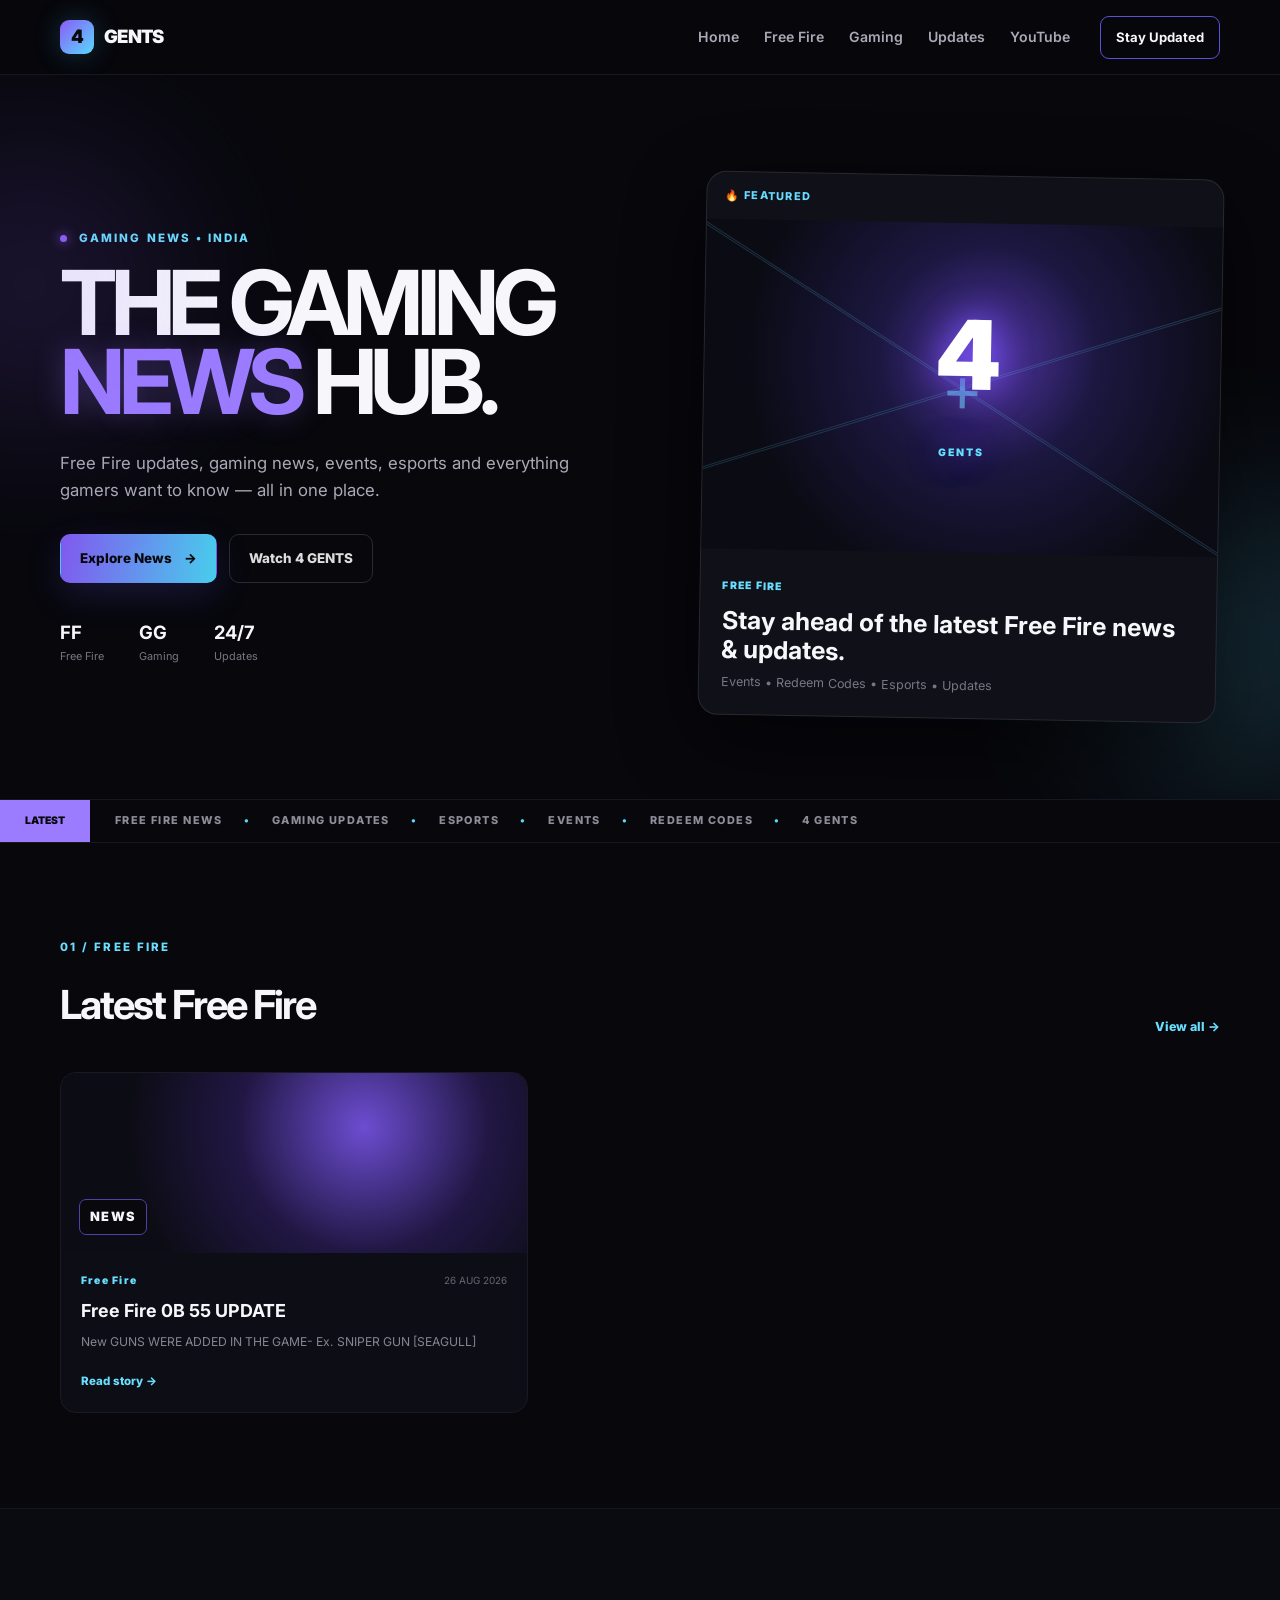
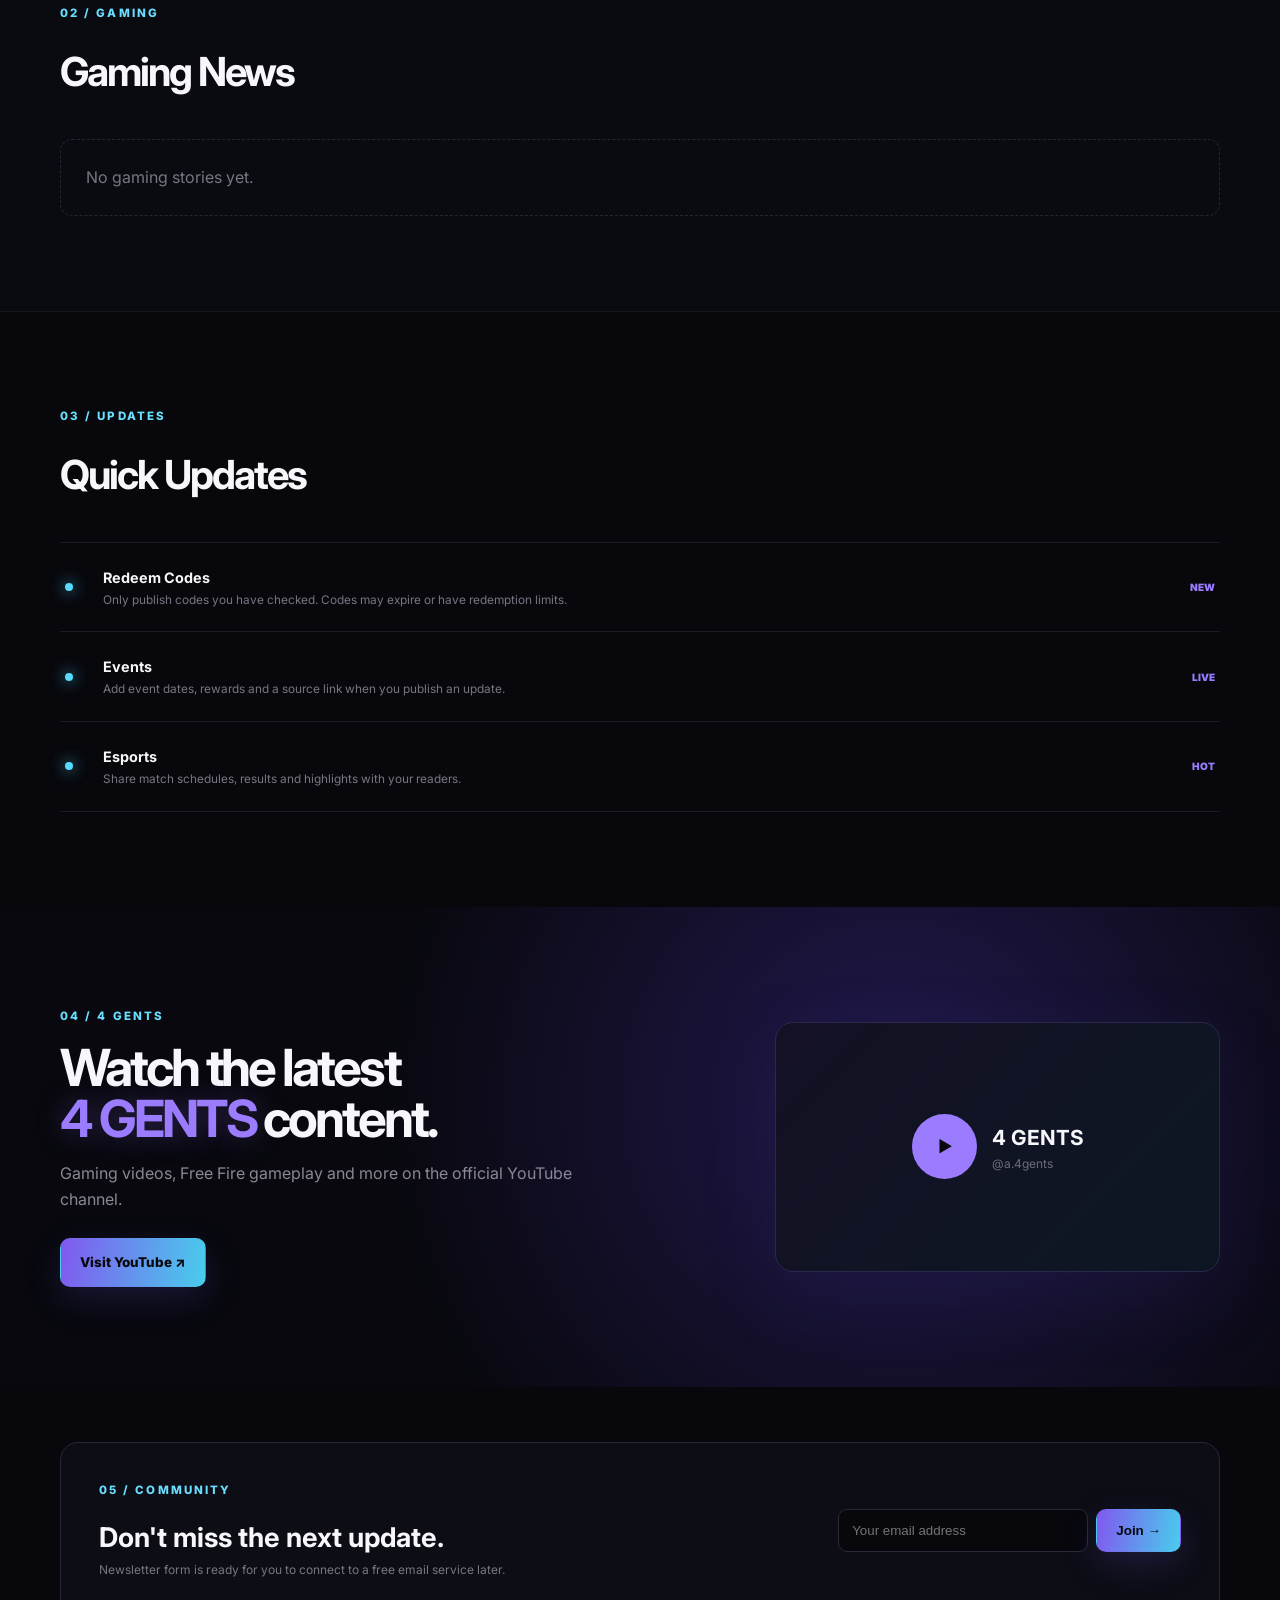
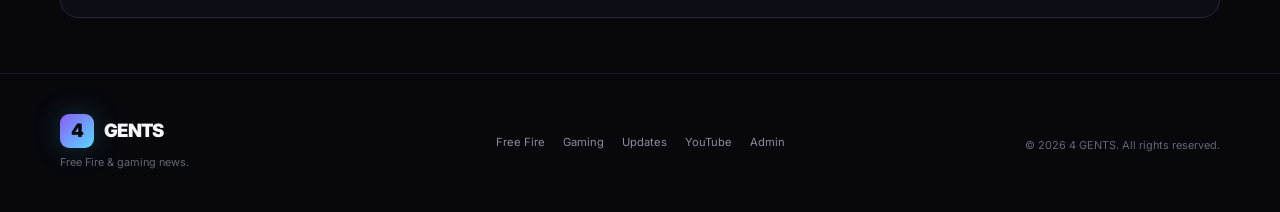
<file: index.html>
<!DOCTYPE html>
<html lang="en">
<head>
  <meta charset="UTF-8"><meta name="viewport" content="width=device-width, initial-scale=1.0">
  <meta name="description" content="4 GENTS - Free Fire and gaming news, updates, events, esports and gaming content.">
  <title>4 GENTS | Free Fire & Gaming News</title>
  <link rel="preconnect" href="https://fonts.googleapis.com"><link rel="preconnect" href="https://fonts.gstatic.com" crossorigin>
  <link href="https://fonts.googleapis.com/css2?family=Inter:wght@400;500;600;700;800;900&display=swap" rel="stylesheet"><link rel="stylesheet" href="style.css">
</head>
<body>
<div class="progress" id="progress"></div>
<header class="header"><div class="container nav">
  <a class="brand" href="#home"><span class="brand-mark">4</span><span>GENTS</span></a>
  <button class="menu" id="menu" aria-label="Open menu">☰</button>
  <nav id="navLinks"><a href="#home">Home</a><a href="#freefire">Free Fire</a><a href="#gaming">Gaming</a><a href="#updates">Updates</a><a href="#youtube">YouTube</a></nav>
  <a class="nav-cta" href="#newsletter">Stay Updated</a>
</div></header>
<main id="home">
<section class="hero"><div class="hero-glow glow-one"></div><div class="hero-glow glow-two"></div><div class="container hero-grid">
  <div class="hero-copy"><div class="eyebrow"><span></span> GAMING NEWS • INDIA</div><h1>THE GAMING<br><em>NEWS</em> HUB.</h1><p>Free Fire updates, gaming news, events, esports and everything gamers want to know — all in one place.</p><div class="hero-buttons"><a class="btn primary" href="#freefire">Explore News <span>→</span></a><a class="btn ghost" href="#youtube">Watch 4 GENTS</a></div><div class="hero-stats"><div><strong>FF</strong><span>Free Fire</span></div><div><strong>GG</strong><span>Gaming</span></div><div><strong>24/7</strong><span>Updates</span></div></div></div>
  <div class="hero-card"><div class="card-tag">🔥 FEATURED</div><div class="hero-art"><div class="scan"></div><div class="crosshair">+</div><div class="ff-logo">4<br><small>GENTS</small></div></div><div class="hero-card-body"><span class="category">FREE FIRE</span><h2>Stay ahead of the latest Free Fire news & updates.</h2><p>Events • Redeem Codes • Esports • Updates</p></div></div>
</div></section>
<section class="ticker"><div class="ticker-label">LATEST</div><div class="ticker-track">FREE FIRE NEWS <span>•</span> GAMING UPDATES <span>•</span> ESPORTS <span>•</span> EVENTS <span>•</span> REDEEM CODES <span>•</span> 4 GENTS</div></section>
<section class="section" id="freefire"><div class="container"><div class="section-head"><div><div class="eyebrow">01 / FREE FIRE</div><h2>Latest Free Fire</h2></div><a class="view-all" href="#updates">View all →</a></div><div class="news-grid" id="newsGrid"><div class="loading">Loading news...</div></div></div></section>
<section class="section alt" id="gaming"><div class="container"><div class="section-head"><div><div class="eyebrow">02 / GAMING</div><h2>Gaming News</h2></div></div><div class="mini-grid" id="gamingGrid"></div></div></section>
<section class="section" id="updates"><div class="container"><div class="section-head"><div><div class="eyebrow">03 / UPDATES</div><h2>Quick Updates</h2></div></div><div class="update-list" id="updatesList"></div></div></section>
<section class="youtube" id="youtube"><div class="container youtube-inner"><div><div class="eyebrow">04 / 4 GENTS</div><h2>Watch the latest<br><em>4 GENTS</em> content.</h2><p>Gaming videos, Free Fire gameplay and more on the official YouTube channel.</p><a class="btn primary" href="https://youtube.com/@a.4gents" target="_blank" rel="noopener">Visit YouTube ↗</a></div><div class="yt-card"><div class="play">▶</div><div><b>4 GENTS</b><span>@a.4gents</span></div></div></div></section>
<section class="newsletter" id="newsletter"><div class="container newsletter-box"><div><div class="eyebrow">05 / COMMUNITY</div><h2>Don't miss the next update.</h2><p>Newsletter form is ready for you to connect to a free email service later.</p></div><form onsubmit="event.preventDefault(); alert('Thanks! Connect this form to an email service when you are ready.');"><input type="email" placeholder="Your email address" required><button class="btn primary" type="submit">Join →</button></form></div></section>
</main>
<footer><div class="container footer"><div><a class="brand" href="#home"><span class="brand-mark">4</span><span>GENTS</span></a><p>Free Fire & gaming news.</p></div><div class="footer-links"><a href="#freefire">Free Fire</a><a href="#gaming">Gaming</a><a href="#updates">Updates</a><a href="https://youtube.com/@a.4gents" target="_blank" rel="noopener">YouTube</a><a href="admin.html">Admin</a></div><p class="copyright">© 2026 4 GENTS. All rights reserved.</p></div></footer>
<script src="script.js"></script>
</body></html>
</file>
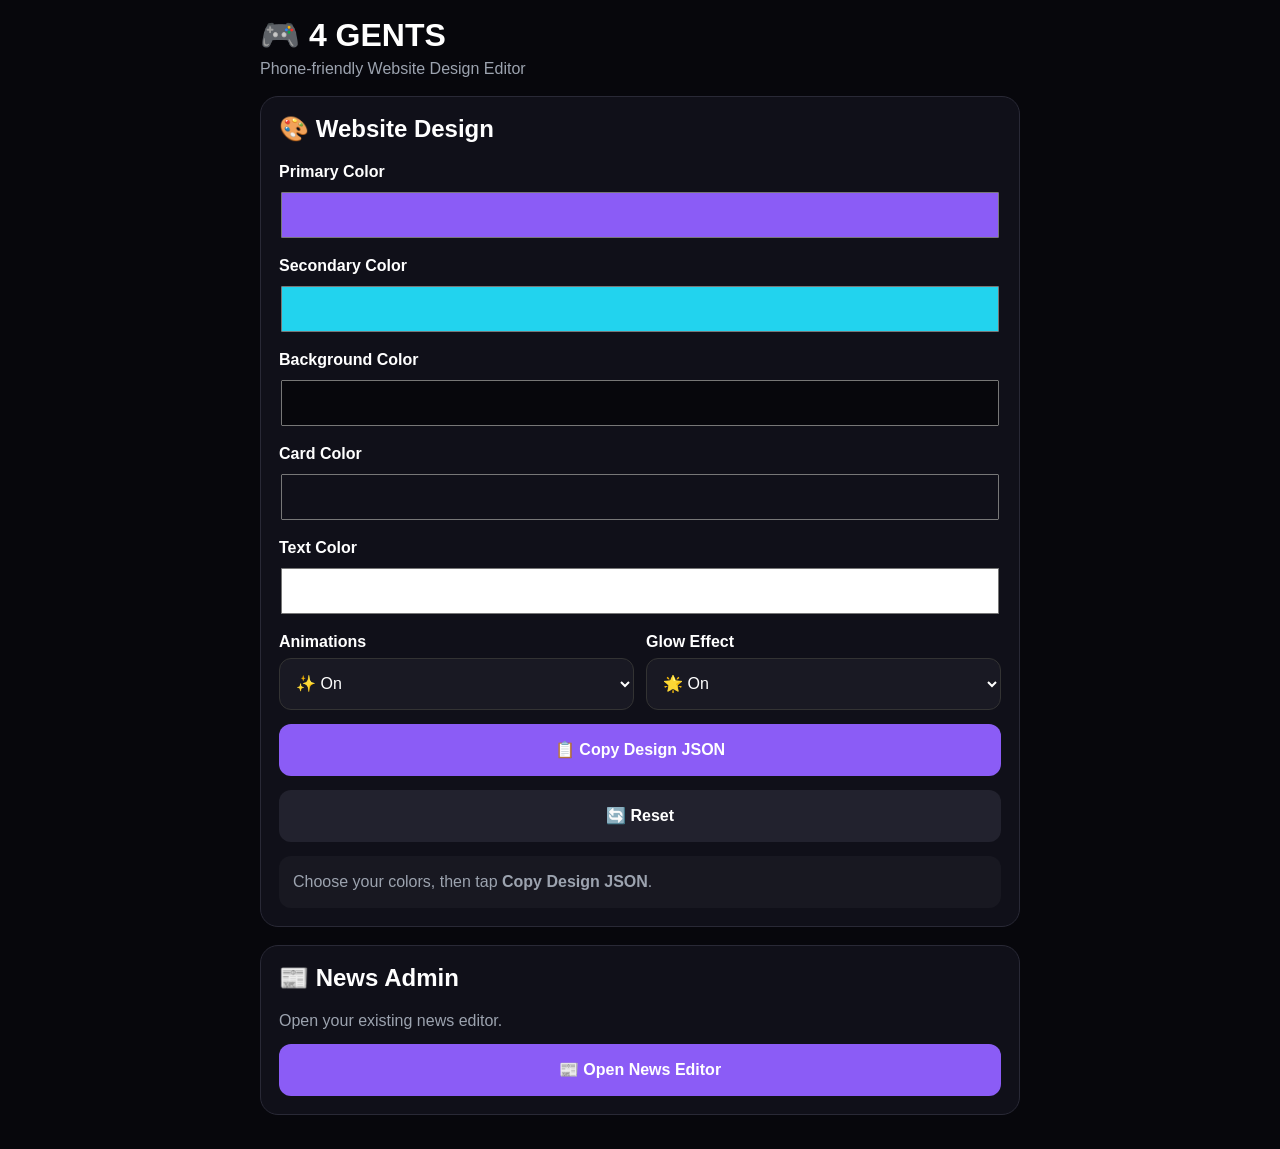
<file: admin.html>
<!DOCTYPE html>
<html lang="en">
<head>
<meta charset="UTF-8">
<meta name="viewport" content="width=device-width, initial-scale=1.0">
<title>4 GENTS — Design Editor</title>
<style>
:root{--bg:#07070c;--card:#101019;--primary:#8b5cf6;--secondary:#22d3ee;--text:#fff;--muted:#9ca3af}
*{box-sizing:border-box}body{margin:0;background:var(--bg);color:var(--text);font-family:Arial,sans-serif;padding:16px}
.wrap{max-width:760px;margin:auto}.sub{color:var(--muted)}.panel{background:var(--card);border:1px solid #292936;border-radius:18px;padding:18px;margin:18px 0}
h1{margin:0 0 6px}h2{margin-top:0}label{display:block;font-weight:bold;margin:15px 0 7px}
input[type=color]{width:100%;height:54px;border:0;padding:0;border-radius:12px;background:transparent}
select,button{width:100%;min-height:52px;border-radius:12px;padding:12px;font-size:16px;color:#fff;background:#191923;border:1px solid #333}
button{background:var(--primary);border:0;font-weight:bold;margin-top:14px}.secondary{background:#22222e!important}
.row{display:grid;grid-template-columns:1fr 1fr;gap:12px}.status{margin-top:14px;padding:14px;border-radius:12px;background:#181821;color:var(--muted);line-height:1.5}
@media(max-width:520px){.row{grid-template-columns:1fr}body{padding:12px}}
</style>
</head>
<body>
<div class="wrap">
<h1>🎮 4 GENTS</h1><div class="sub">Phone-friendly Website Design Editor</div>
<section class="panel">
<h2>🎨 Website Design</h2>
<label>Primary Color</label><input type="color" id="primaryColor" value="#8B5CF6">
<label>Secondary Color</label><input type="color" id="secondaryColor" value="#22D3EE">
<label>Background Color</label><input type="color" id="backgroundColor" value="#07070C">
<label>Card Color</label><input type="color" id="cardColor" value="#101019">
<label>Text Color</label><input type="color" id="textColor" value="#FFFFFF">
<div class="row">
<div><label>Animations</label><select id="animationEnabled"><option value="true">✨ On</option><option value="false">Off</option></select></div>
<div><label>Glow Effect</label><select id="glowEnabled"><option value="true">🌟 On</option><option value="false">Off</option></select></div>
</div>
<button onclick="copyDesignJSON()">📋 Copy Design JSON</button>
<button class="secondary" onclick="resetDesign()">🔄 Reset</button>
<div id="status" class="status">Choose your colors, then tap <b>Copy Design JSON</b>.</div>
</section>
<section class="panel">
<h2>📰 News Admin</h2>
<div class="sub">Open your existing news editor.</div>
<button onclick="location.href='admin.html'">📰 Open News Editor</button>
</section>
</div>
<script>
function getDesign(){return{theme:{primary:primaryColor.value,secondary:secondaryColor.value,background:backgroundColor.value,card:cardColor.value,text:textColor.value,muted:"#9CA3AF"},animations:{enabled:animationEnabled.value==="true",intensity:"medium"},effects:{glow:glowEnabled.value==="true",cardHover:true}}}
async function copyDesignJSON(){const json=JSON.stringify(getDesign(),null,2);try{await navigator.clipboard.writeText(json)}catch(e){const t=document.createElement("textarea");t.value=json;document.body.appendChild(t);t.select();document.execCommand("copy");t.remove()}status.innerHTML="✅ <b>Copied!</b> Open GitHub → design.json → Edit → delete old JSON → paste → Commit changes."}
function resetDesign(){primaryColor.value="#8B5CF6";secondaryColor.value="#22D3EE";backgroundColor.value="#07070C";cardColor.value="#101019";textColor.value="#FFFFFF";animationEnabled.value="true";glowEnabled.value="true";status.textContent="Design reset to the 4 GENTS default theme."}
</script>
</body>
</html>
</file>
<file: style.css>
:root {
  --primary: #8B5CF6;
  --secondary: #22D3EE;
  --background: #07070C;
  --card: #101019;
  --text: #FFFFFF;
  --muted: #9CA3AF;
}*{box-sizing:border-box;margin:0;padding:0}html{scroll-behavior:smooth}body{font-family:Inter,Arial,sans-serif;background:#07070c;color:#f7f7fb;line-height:1.6;overflow-x:hidden}a{color:inherit;text-decoration:none}.container{width:min(1160px,92%);margin:auto}.header{position:sticky;top:0;z-index:100;background:rgba(7,7,12,.78);backdrop-filter:blur(18px);border-bottom:1px solid rgba(255,255,255,.07)}.nav{height:74px;display:flex;align-items:center;gap:30px}.brand{display:flex;align-items:center;gap:10px;font-weight:900;letter-spacing:-.04em;font-size:1.15rem}.brand-mark{width:34px;height:34px;display:grid;place-items:center;border-radius:9px;background:linear-gradient(135deg,#8b5cf6,#58d9ff);color:#08080d;font-weight:900;box-shadow:0 0 28px rgba(88,217,255,.22)}nav{display:flex;gap:25px;margin-left:auto}nav a{font-size:.88rem;color:#aaa9b5;font-weight:600;transition:.2s}nav a:hover{color:#fff}.nav-cta{padding:10px 15px;border:1px solid #5b51d9;border-radius:9px;font-size:.82rem;font-weight:700}.menu{display:none;background:none;border:0;color:white;font-size:1.5rem}.hero{position:relative;padding:100px 0 80px;overflow:hidden}.hero-grid{display:grid;grid-template-columns:1.05fr .95fr;align-items:center;gap:70px}.eyebrow{font-size:.72rem;letter-spacing:.18em;color:#69dfff;font-weight:800;margin-bottom:17px}.eyebrow span{display:inline-block;width:7px;height:7px;background:#8b5cf6;border-radius:50%;margin-right:7px;box-shadow:0 0 12px #8b5cf6}.hero h1{font-size:clamp(3.3rem,7vw,6.7rem);line-height:.88;letter-spacing:-.07em;margin-bottom:28px}.hero h1 em,.youtube h2 em{font-style:normal;color:#9b7cff;text-shadow:0 0 30px rgba(155,124,255,.3)}.hero p{max-width:580px;color:#aaa9b5;font-size:1.05rem}.hero-buttons{display:flex;gap:12px;margin:30px 0}.btn{display:inline-flex;align-items:center;gap:12px;padding:13px 19px;border-radius:10px;font-weight:800;font-size:.84rem;border:1px solid transparent;cursor:pointer}.btn.primary{background:linear-gradient(100deg,#8158ef,#48cdec);color:#07070c;box-shadow:0 12px 35px rgba(100,90,240,.18)}.btn.ghost{border-color:#292938;color:#ddd}.hero-stats{display:flex;gap:35px;margin-top:35px}.hero-stats div{display:flex;flex-direction:column}.hero-stats strong{font-size:1.15rem}.hero-stats span{font-size:.68rem;color:#777783}.hero-card{border:1px solid rgba(255,255,255,.1);border-radius:20px;overflow:hidden;background:#101018;box-shadow:0 25px 80px rgba(0,0,0,.45);transform:rotate(1deg)}.card-tag{padding:15px 18px;font-size:.68rem;letter-spacing:.12em;color:#66dcff;font-weight:800}.hero-art{height:330px;position:relative;background:radial-gradient(circle at 55% 40%,#5135a5 0,#1b1740 32%,#0b0b14 70%);display:grid;place-items:center;overflow:hidden}.hero-art:before,.hero-art:after{content:"";position:absolute;border:1px solid rgba(100,220,255,.18);width:150%;height:1px;transform:rotate(-18deg)}.hero-art:after{transform:rotate(32deg)}.scan{position:absolute;inset:0;background:linear-gradient(transparent 49%,rgba(93,216,255,.09) 50%,transparent 51%);background-size:100% 18px}.crosshair{position:absolute;color:#6ddfff;font-size:4rem;opacity:.55}.ff-logo{z-index:2;text-align:center;font-size:6rem;font-weight:900;line-height:.7;letter-spacing:-.12em;color:#fff;text-shadow:0 0 35px #7d55ff}.ff-logo small{font-size:.65rem;letter-spacing:.18em;color:#63dfff}.hero-card-body{padding:22px}.category,.meta span{color:#69dfff;font-size:.65rem;font-weight:900;letter-spacing:.12em}.hero-card h2{font-size:1.55rem;line-height:1.15;margin:9px 0}.hero-card p{font-size:.78rem;color:#777783}.ticker{height:44px;border-top:1px solid #171722;border-bottom:1px solid #171722;display:flex;align-items:center;overflow:hidden;white-space:nowrap}.ticker-label{height:100%;display:grid;place-items:center;padding:0 25px;background:#9b7cff;color:#07070c;font-size:.65rem;font-weight:900}.ticker-track{padding-left:25px;font-size:.68rem;letter-spacing:.13em;font-weight:800;color:#8e8d98}.ticker-track span{color:#58d9ff;margin:0 18px}.section{padding:95px 0}.section.alt{background:#0a0a11;border-top:1px solid #151520;border-bottom:1px solid #151520}.section-head{display:flex;align-items:end;justify-content:space-between;margin-bottom:35px}.section h2{font-size:2.5rem;letter-spacing:-.05em}.view-all{color:#69dfff;font-size:.78rem;font-weight:800}.news-grid{display:grid;grid-template-columns:1.25fr .875fr .875fr;gap:18px}.news-card{background:#0d0d15;border:1px solid #1a1a27;border-radius:16px;overflow:hidden;transition:.25s}.news-card:hover,.mini-card:hover{transform:translateY(-5px);border-color:#4c43a0}.news-image{height:180px;display:flex;align-items:flex-end;padding:18px;font-size:.8rem;font-weight:900;letter-spacing:.1em}.featured .news-image{height:250px}.ff-image{background:radial-gradient(circle at 65% 30%,#6c4dd1,#211744 38%,#0c0c14 72%)}.events-image{background:linear-gradient(135deg,#111a3d,#3a1c70,#101018)}.esports-image{background:linear-gradient(135deg,#072d3a,#25335f,#151126)}.news-image span{background:#07070cdd;border:1px solid #4d42a7;padding:7px 10px;border-radius:7px}.news-body{padding:20px}.meta{display:flex;justify-content:space-between;gap:15px;margin-bottom:10px}.meta time{font-size:.62rem;color:#666673}.news-body h3{font-size:1.12rem;line-height:1.25;margin-bottom:10px}.featured .news-body h3{font-size:1.55rem}.news-body p{font-size:.76rem;color:#858491;margin-bottom:15px}.news-body a{font-size:.72rem;color:#69dfff;font-weight:800}.mini-grid{display:grid;grid-template-columns:repeat(3,1fr);gap:15px}.mini-card{display:flex;gap:17px;padding:24px;border:1px solid #1b1b27;border-radius:14px;background:#0d0d15;transition:.25s}.mini-icon{font-size:1.8rem}.mini-card small{font-size:.62rem;color:#69dfff;font-weight:900;letter-spacing:.12em}.mini-card h3{font-size:1rem;margin:5px 0}.mini-card p{font-size:.72rem;color:#777783}.update-list{border-top:1px solid #1b1b27}.update{display:grid;grid-template-columns:18px 1fr auto;gap:20px;align-items:center;padding:22px 5px;border-bottom:1px solid #1b1b27}.dot{width:8px;height:8px;background:#58d9ff;border-radius:50%;box-shadow:0 0 15px #58d9ff}.update b{font-size:.9rem}.update p{font-size:.74rem;color:#777783}.update time{font-size:.63rem;font-weight:900;color:#9b7cff}.youtube{padding:100px 0;background:radial-gradient(circle at 70% 40%,#21194d,#08080e 55%)}.youtube-inner{display:grid;grid-template-columns:1fr .7fr;align-items:center;gap:80px}.youtube h2{font-size:3.2rem;line-height:1;letter-spacing:-.06em;margin-bottom:17px}.youtube p{color:#898894;max-width:550px;margin-bottom:25px}.yt-card{height:250px;border-radius:18px;border:1px solid #2b2850;background:linear-gradient(135deg,#141124,#0c1723);display:flex;align-items:center;justify-content:center;gap:15px;box-shadow:0 25px 70px rgba(45,35,100,.22)}.play{width:65px;height:65px;border-radius:50%;display:grid;place-items:center;background:#9b7cff;color:#08080d;padding-left:3px}.yt-card div:last-child{display:flex;flex-direction:column}.yt-card b{font-size:1.3rem}.yt-card span{color:#6d6c79;font-size:.75rem}.newsletter{padding:55px 0}.newsletter-box{border:1px solid #27263a;background:#0d0d15;border-radius:18px;padding:38px;display:flex;align-items:center;justify-content:space-between;gap:30px}.newsletter h2{font-size:1.7rem}.newsletter p{font-size:.75rem;color:#777783}.newsletter form{display:flex;gap:8px}.newsletter input{background:#07070c;border:1px solid #292938;color:#fff;padding:13px;border-radius:9px;min-width:250px;outline:none}.newsletter input:focus{border-color:#58d9ff}footer{border-top:1px solid #171722;padding:40px 0}.footer{display:grid;grid-template-columns:1fr auto 1fr;align-items:center;gap:30px}.footer p{font-size:.68rem;color:#666673;margin-top:6px}.footer-links{display:flex;gap:18px;font-size:.7rem;color:#8d8c98}.copyright{text-align:right}.progress{position:fixed;top:0;left:0;height:2px;background:#58d9ff;z-index:200;width:0}.hero-glow{position:absolute;border-radius:50%;filter:blur(80px);opacity:.15;pointer-events:none}.glow-one{width:300px;height:300px;background:#8b5cf6;left:-120px;top:60px}.glow-two{width:300px;height:300px;background:#58d9ff;right:-120px;bottom:0}@media(max-width:850px){.nav{gap:15px}.menu{display:block;margin-left:auto}.nav nav{display:none;position:absolute;top:74px;left:4%;right:4%;background:#0d0d15;border:1px solid #242333;border-radius:12px;padding:15px;flex-direction:column;gap:3px}.nav nav.open{display:flex}.nav nav a{padding:10px}.nav-cta{display:none}.hero{padding:65px 0}.hero-grid,.youtube-inner{grid-template-columns:1fr;gap:45px}.hero-card{transform:none}.news-grid{grid-template-columns:1fr 1fr}.featured{grid-column:1/-1}.mini-grid{grid-template-columns:1fr}.newsletter-box,.footer{grid-template-columns:1fr;display:grid}.copyright{text-align:left}.footer-links{order:2}.copyright{order:3}}@media(max-width:520px){.hero h1{font-size:3.4rem}.hero-buttons{flex-direction:column}.hero-buttons .btn{justify-content:center}.hero-stats{gap:20px}.news-grid{grid-template-columns:1fr}.featured{grid-column:auto}.featured .news-image{height:210px}.section{padding:70px 0}.section h2{font-size:2rem}.youtube h2{font-size:2.5rem}.newsletter-box{padding:25px}.newsletter form{flex-direction:column}.newsletter input{min-width:0}.footer-links{flex-wrap:wrap}.hero-art{height:260px}}
.loading,.empty{grid-column:1/-1;color:#777783;padding:25px;border:1px dashed #252536;border-radius:12px}.story-link{border:0;background:none;color:#69dfff;font:inherit;font-size:.72rem;font-weight:800;cursor:pointer;padding:0}.admin{padding:70px 0 100px}.admin-hero{max-width:800px;margin-bottom:35px}.admin-hero h1{font-size:clamp(2.3rem,6vw,4.6rem);line-height:.98;letter-spacing:-.06em;margin-bottom:18px}.admin-hero p{color:#92919d}.admin-card{background:#0d0d15;border:1px solid #1b1b29;border-radius:18px;padding:28px;margin:18px 0}.admin-toolbar{display:flex;align-items:center;justify-content:space-between;gap:20px;margin-bottom:25px}.admin-toolbar h2{font-size:1.35rem}.toolbar-buttons{display:flex;gap:8px;flex-wrap:wrap}.form-grid{display:grid;grid-template-columns:1fr 1fr;gap:18px}.form-grid label{display:flex;flex-direction:column;gap:7px;font-size:.74rem;font-weight:800;color:#bbb9c5}.form-grid .wide{grid-column:1/-1}.form-grid input,.form-grid select,.form-grid textarea{width:100%;background:#07070c;color:#fff;border:1px solid #292938;border-radius:9px;padding:13px;font:inherit;font-size:.84rem;outline:none}.form-grid textarea{resize:vertical}.form-grid input:focus,.form-grid select:focus,.form-grid textarea:focus{border-color:#58d9ff}.form-grid small{font-weight:500;color:#666673}.check{flex-direction:row!important;align-items:center}.check input{width:auto}.form-actions{display:flex;gap:10px;margin-top:22px}.story-list{display:grid;gap:8px}.story-row{width:100%;display:flex;justify-content:space-between;align-items:center;text-align:left;background:#08080e;border:1px solid #1b1b28;color:#fff;border-radius:10px;padding:14px;cursor:pointer}.story-row:hover,.story-row.active{border-color:#5b51d9}.story-row span:first-child{display:flex;flex-direction:column;gap:3px}.story-row b{font-size:.82rem}.story-row small{color:#6f6e7a;font-size:.68rem}.muted{color:#777783;font-size:.75rem}.how ol{padding-left:22px;color:#aaa9b5}.how li{margin:9px 0}.warning{margin-top:20px;padding:14px;border:1px solid #3a3155;border-radius:10px;color:#9f98b9;font-size:.75rem}@media(max-width:700px){.form-grid{grid-template-columns:1fr}.form-grid .wide{grid-column:auto}.admin-toolbar{align-items:flex-start;flex-direction:column}.toolbar-buttons{width:100%}.toolbar-buttons .btn{flex:1;justify-content:center}.admin-card{padding:20px}.admin{padding-top:45px}}
</file>
